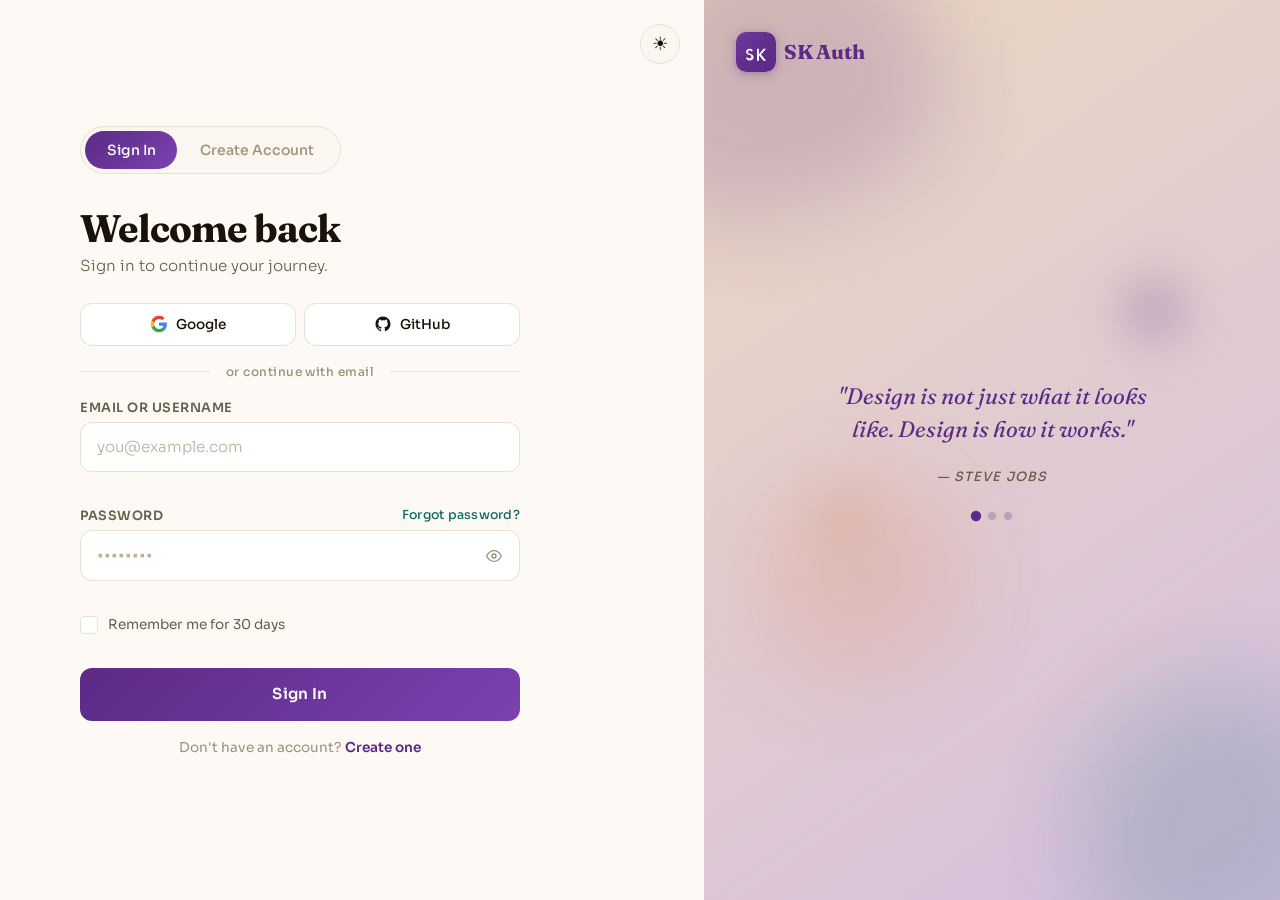
<file: index.html>
<!DOCTYPE html>
<html lang="en" data-theme="light">
<head>
  <meta charset="UTF-8" />
  <meta name="viewport" content="width=device-width, initial-scale=1.0" />
  <meta name="description" content="SK Auth — Secure Authentication Experience. A premium, responsive authentication interface built with HTML, CSS, and JavaScript." />
  <title>SK Auth — Sign In</title>

  <!-- Inline SVG favicon -->
  <link rel="icon" type="image/svg+xml" href="data:image/svg+xml,%3Csvg xmlns='http://www.w3.org/2000/svg' viewBox='0 0 32 32'%3E%3Crect width='32' height='32' rx='8' fill='%235B2A86'/%3E%3Ctext x='16' y='22' font-family='Georgia,serif' font-weight='700' font-size='14' fill='white' text-anchor='middle'%3ESK%3C/text%3E%3C/svg%3E" />

  <!-- Google Fonts: Fraunces (serif display) + Sora (geometric sans) -->
  <link rel="preconnect" href="https://fonts.googleapis.com" />
  <link rel="preconnect" href="https://fonts.gstatic.com" crossorigin />
  <link href="https://fonts.googleapis.com/css2?family=Fraunces:ital,opsz,wght@0,9..144,300;0,9..144,500;0,9..144,700;1,9..144,400&family=Sora:wght@300;400;500;600&display=swap" rel="stylesheet" />

  <!-- Bootstrap 5 (grid + utilities only) -->
  <link rel="stylesheet" href="https://cdn.jsdelivr.net/npm/bootstrap@5.3.3/dist/css/bootstrap.min.css" />

  <!-- Custom styles -->
  <link rel="stylesheet" href="styles.css" />
</head>
<body>

  <!-- ════════════════════════════════════════════════
       TOAST CONTAINER
  ════════════════════════════════════════════════ -->
  <div id="toast-container" role="region" aria-live="polite" aria-label="Notifications"></div>

  <!-- ════════════════════════════════════════════════
       CANVAS — particle burst (success confetti)
  ════════════════════════════════════════════════ -->
  <canvas id="confetti-canvas" aria-hidden="true"></canvas>

  <!-- ════════════════════════════════════════════════
       MAIN WRAPPER
  ════════════════════════════════════════════════ -->
  <div class="auth-wrapper" id="auth-wrapper">

    <!-- ── DECORATIVE PANEL (right 45%) ─────────── -->
    <aside class="deco-panel" aria-hidden="true">
      <!-- Animated blob shapes -->
      <div class="blob blob-1"></div>
      <div class="blob blob-2"></div>
      <div class="blob blob-3"></div>
      <div class="orb orb-1"></div>
      <div class="orb orb-2"></div>

      <!-- SK Auth Logo inside deco panel -->
      <div class="deco-brand">
        <div class="sk-logo" aria-label="SK Auth logo">
          <svg viewBox="0 0 40 40" fill="none" xmlns="http://www.w3.org/2000/svg" aria-hidden="true">
            <rect width="40" height="40" rx="10" fill="#5B2A86"/>
            <rect width="40" height="40" rx="10" fill="url(#lg1)" opacity="0.7"/>
            <!-- S -->
            <path d="M10 26.5c.8 1.2 2.2 2 3.8 2 2.2 0 3.8-1.4 3.8-3.2 0-1.6-1-2.6-2.8-3.2l-1.2-.4C12.4 21.3 12 20.8 12 20.1c0-.9.7-1.5 1.6-1.5.8 0 1.5.4 2 1l1.4-1.4c-.8-.9-2-1.5-3.4-1.5-2 0-3.5 1.3-3.5 3 0 1.5 1 2.5 2.6 3l1.2.4c1 .4 1.4.9 1.4 1.6 0 1-.8 1.7-1.9 1.7-1 0-1.9-.5-2.5-1.3L10 26.5z" fill="white"/>
            <!-- K -->
            <path d="M21 16.8h2v5.4l4.5-5.4H30l-5 5.8 5.2 6.2h-2.6l-4.6-5.6v5.6h-2V16.8z" fill="white"/>
            <defs>
              <linearGradient id="lg1" x1="0" y1="0" x2="40" y2="40" gradientUnits="userSpaceOnUse">
                <stop stop-color="#7B42B0"/>
                <stop offset="1" stop-color="#5B2A86" stop-opacity="0"/>
              </linearGradient>
            </defs>
          </svg>
        </div>
        <span class="brand-name">SK Auth</span>
      </div>

      <!-- Rotating feature carousel -->
      <div class="feature-carousel" id="feature-carousel">
        <div class="feature-slide active">
          <blockquote class="feature-quote">
            "Design is not just what it looks like. Design is how it works."
          </blockquote>
          <cite class="feature-author">— Steve Jobs</cite>
        </div>
        <div class="feature-slide">
          <blockquote class="feature-quote">
            "Simplicity is the ultimate sophistication — and the highest form of elegance."
          </blockquote>
          <cite class="feature-author">— Leonardo da Vinci</cite>
        </div>
        <div class="feature-slide">
          <blockquote class="feature-quote">
            "Good design is obvious. Great design is transparent."
          </blockquote>
          <cite class="feature-author">— Joe Sparano</cite>
        </div>
      </div>

      <!-- Carousel dots -->
      <div class="carousel-dots" id="carousel-dots">
        <button class="dot active" data-index="0" aria-label="Slide 1"></button>
        <button class="dot" data-index="1" aria-label="Slide 2"></button>
        <button class="dot" data-index="2" aria-label="Slide 3"></button>
      </div>
    </aside>

    <!-- ── MOBILE TOP BANNER (collapses deco panel) ─ -->
    <div class="mobile-banner" aria-hidden="true">
      <div class="blob blob-m1"></div>
      <div class="blob blob-m2"></div>
      <div class="mobile-brand">
        <div class="sk-logo sk-logo--sm" aria-label="SK Auth logo">
          <svg viewBox="0 0 40 40" fill="none" xmlns="http://www.w3.org/2000/svg" aria-hidden="true">
            <rect width="40" height="40" rx="10" fill="#5B2A86"/>
            <rect width="40" height="40" rx="10" fill="url(#lg2)" opacity="0.7"/>
            <path d="M10 26.5c.8 1.2 2.2 2 3.8 2 2.2 0 3.8-1.4 3.8-3.2 0-1.6-1-2.6-2.8-3.2l-1.2-.4C12.4 21.3 12 20.8 12 20.1c0-.9.7-1.5 1.6-1.5.8 0 1.5.4 2 1l1.4-1.4c-.8-.9-2-1.5-3.4-1.5-2 0-3.5 1.3-3.5 3 0 1.5 1 2.5 2.6 3l1.2.4c1 .4 1.4.9 1.4 1.6 0 1-.8 1.7-1.9 1.7-1 0-1.9-.5-2.5-1.3L10 26.5z" fill="white"/>
            <path d="M21 16.8h2v5.4l4.5-5.4H30l-5 5.8 5.2 6.2h-2.6l-4.6-5.6v5.6h-2V16.8z" fill="white"/>
            <defs>
              <linearGradient id="lg2" x1="0" y1="0" x2="40" y2="40" gradientUnits="userSpaceOnUse">
                <stop stop-color="#7B42B0"/>
                <stop offset="1" stop-color="#5B2A86" stop-opacity="0"/>
              </linearGradient>
            </defs>
          </svg>
        </div>
        <span class="brand-name">SK Auth</span>
      </div>
    </div>

    <!-- ── FORM PANEL (left 55%) ─────────────────── -->
    <main class="form-panel" id="form-panel">

      <!-- Theme toggle -->
      <button
        class="theme-toggle"
        id="theme-toggle"
        aria-label="Toggle dark/light theme"
        title="Toggle theme"
      >
        <span class="toggle-icon" id="toggle-icon">☀</span>
      </button>

      <!-- ── TAB SWITCHER ───────────────────────── -->
      <div class="auth-tabs" role="tablist" aria-label="Authentication mode">
        <button
          class="auth-tab active"
          id="tab-login"
          role="tab"
          aria-selected="true"
          aria-controls="panel-login"
          tabindex="0"
        >Sign In</button>
        <button
          class="auth-tab"
          id="tab-register"
          role="tab"
          aria-selected="false"
          aria-controls="panel-register"
          tabindex="-1"
        >Create Account</button>
        <span class="tab-indicator" id="tab-indicator"></span>
      </div>

      <!-- ════════════════════════════════════════
           LOGIN PANEL
      ════════════════════════════════════════ -->
      <section
        class="auth-panel active"
        id="panel-login"
        role="tabpanel"
        aria-labelledby="tab-login"
      >
        <header class="panel-header">
          <h1 class="panel-title">Welcome back</h1>
          <p class="panel-subtitle">Sign in to continue your journey.</p>
        </header>

        <!-- Social login row -->
        <div class="social-row" aria-label="Social sign-in options">
          <button class="social-btn" id="btn-google-login" type="button" aria-label="Sign in with Google">
            <svg width="18" height="18" viewBox="0 0 24 24" fill="none" aria-hidden="true">
              <path d="M22.56 12.25c0-.78-.07-1.53-.2-2.25H12v4.26h5.92c-.26 1.37-1.04 2.53-2.21 3.31v2.77h3.57c2.08-1.92 3.28-4.74 3.28-8.09z" fill="#4285F4"/>
              <path d="M12 23c2.97 0 5.46-.98 7.28-2.66l-3.57-2.77c-.98.66-2.23 1.06-3.71 1.06-2.86 0-5.29-1.93-6.16-4.53H2.18v2.84C3.99 20.53 7.7 23 12 23z" fill="#34A853"/>
              <path d="M5.84 14.09c-.22-.66-.35-1.36-.35-2.09s.13-1.43.35-2.09V7.07H2.18C1.43 8.55 1 10.22 1 12s.43 3.45 1.18 4.93l2.85-2.22.81-.62z" fill="#FBBC05"/>
              <path d="M12 5.38c1.62 0 3.06.56 4.21 1.64l3.15-3.15C17.45 2.09 14.97 1 12 1 7.7 1 3.99 3.47 2.18 7.07l3.66 2.84c.87-2.6 3.3-4.53 6.16-4.53z" fill="#EA4335"/>
            </svg>
            Google
          </button>
          <button class="social-btn" id="btn-github-login" type="button" aria-label="Sign in with GitHub">
            <svg width="18" height="18" viewBox="0 0 24 24" fill="currentColor" aria-hidden="true">
              <path d="M12 2C6.477 2 2 6.484 2 12.017c0 4.425 2.865 8.18 6.839 9.504.5.092.682-.217.682-.483 0-.237-.008-.868-.013-1.703-2.782.605-3.369-1.343-3.369-1.343-.454-1.158-1.11-1.466-1.11-1.466-.908-.62.069-.608.069-.608 1.003.07 1.531 1.032 1.531 1.032.892 1.53 2.341 1.088 2.91.832.092-.647.35-1.088.636-1.338-2.22-.253-4.555-1.113-4.555-4.951 0-1.093.39-1.988 1.029-2.688-.103-.253-.446-1.272.098-2.65 0 0 .84-.27 2.75 1.026A9.564 9.564 0 0112 6.844c.85.004 1.705.115 2.504.337 1.909-1.296 2.747-1.027 2.747-1.027.546 1.379.202 2.398.1 2.651.64.7 1.028 1.595 1.028 2.688 0 3.848-2.339 4.695-4.566 4.943.359.309.678.92.678 1.855 0 1.338-.012 2.419-.012 2.747 0 .268.18.58.688.482A10.019 10.019 0 0022 12.017C22 6.484 17.522 2 12 2z"/>
            </svg>
            GitHub
          </button>
        </div>

        <div class="divider"><span>or continue with email</span></div>

        <!-- Login form -->
        <form id="form-login" novalidate autocomplete="on">
          <fieldset>
            <legend class="visually-hidden">Login credentials</legend>

            <!-- Email/Username -->
            <div class="field-group" id="fg-login-email">
              <label class="field-label" for="login-email">Email or username</label>
              <div class="field-wrap">
                <input
                  type="text"
                  id="login-email"
                  name="email"
                  class="field-input"
                  autocomplete="email"
                  placeholder="you@example.com"
                  aria-describedby="login-email-error"
                  aria-required="true"
                />
                <span class="field-icon field-status" aria-hidden="true"></span>
              </div>
              <span class="field-error" id="login-email-error" role="alert" aria-live="assertive"></span>
            </div>

            <!-- Password -->
            <div class="field-group" id="fg-login-password">
              <div class="field-label-row">
                <label class="field-label" for="login-password">Password</label>
                <a href="#" class="forgot-link" id="forgot-link" tabindex="0">Forgot password?</a>
              </div>
              <div class="field-wrap">
                <input
                  type="password"
                  id="login-password"
                  name="password"
                  class="field-input"
                  autocomplete="current-password"
                  placeholder="••••••••"
                  aria-describedby="login-password-error login-caps-warn"
                  aria-required="true"
                />
                <button type="button" class="toggle-pw" aria-label="Show password" data-target="login-password">
                  <svg class="eye-icon" viewBox="0 0 24 24" fill="none" stroke="currentColor" stroke-width="2" aria-hidden="true"><path d="M1 12s4-8 11-8 11 8 11 8-4 8-11 8-11-8-11-8z"/><circle cx="12" cy="12" r="3"/></svg>
                  <svg class="eye-off-icon" viewBox="0 0 24 24" fill="none" stroke="currentColor" stroke-width="2" aria-hidden="true" style="display:none"><path d="M17.94 17.94A10.07 10.07 0 0112 20c-7 0-11-8-11-8a18.45 18.45 0 015.06-5.94M9.9 4.24A9.12 9.12 0 0112 4c7 0 11 8 11 8a18.5 18.5 0 01-2.16 3.19m-6.72-1.07a3 3 0 11-4.24-4.24"/><line x1="1" y1="1" x2="23" y2="23"/></svg>
                </button>
              </div>
              <span class="caps-warn" id="login-caps-warn" role="alert" aria-live="polite" style="display:none">⇪ Caps Lock is on</span>
              <span class="field-error" id="login-password-error" role="alert" aria-live="assertive"></span>
            </div>

            <!-- Remember me -->
            <div class="remember-row">
              <label class="custom-check" for="remember-me">
                <input type="checkbox" id="remember-me" name="remember" />
                <span class="check-box" aria-hidden="true"></span>
                <span class="check-label">Remember me for 30 days</span>
              </label>
            </div>

          </fieldset>

          <!-- Submit button -->
          <button type="submit" class="btn-primary" id="btn-login-submit" aria-label="Sign in">
            <span class="btn-label">Sign In</span>
            <span class="btn-spinner" aria-hidden="true"></span>
            <span class="btn-check" aria-hidden="true">✓</span>
          </button>

          <p class="switch-link">
            Don't have an account?
            <a href="#" id="switch-to-register" tabindex="0">Create one</a>
          </p>
        </form>
      </section>

      <!-- ════════════════════════════════════════
           REGISTER PANEL
      ════════════════════════════════════════ -->
      <section
        class="auth-panel"
        id="panel-register"
        role="tabpanel"
        aria-labelledby="tab-register"
        hidden
      >
        <header class="panel-header">
          <h1 class="panel-title">Create account</h1>
          <p class="panel-subtitle">Join the SK Auth community.</p>
        </header>

        <!-- Form completion ring -->
        <div class="progress-ring-wrap" aria-label="Form completion progress">
          <svg class="progress-ring" viewBox="0 0 56 56" aria-hidden="true">
            <circle class="progress-ring-bg" cx="28" cy="28" r="22" />
            <circle class="progress-ring-fill" id="progress-fill" cx="28" cy="28" r="22" />
          </svg>
          <span class="progress-pct" id="progress-pct">0%</span>
        </div>

        <!-- Social login row -->
        <div class="social-row" aria-label="Social sign-up options">
          <button class="social-btn" id="btn-google-reg" type="button" aria-label="Sign up with Google">
            <svg width="18" height="18" viewBox="0 0 24 24" fill="none" aria-hidden="true">
              <path d="M22.56 12.25c0-.78-.07-1.53-.2-2.25H12v4.26h5.92c-.26 1.37-1.04 2.53-2.21 3.31v2.77h3.57c2.08-1.92 3.28-4.74 3.28-8.09z" fill="#4285F4"/>
              <path d="M12 23c2.97 0 5.46-.98 7.28-2.66l-3.57-2.77c-.98.66-2.23 1.06-3.71 1.06-2.86 0-5.29-1.93-6.16-4.53H2.18v2.84C3.99 20.53 7.7 23 12 23z" fill="#34A853"/>
              <path d="M5.84 14.09c-.22-.66-.35-1.36-.35-2.09s.13-1.43.35-2.09V7.07H2.18C1.43 8.55 1 10.22 1 12s.43 3.45 1.18 4.93l2.85-2.22.81-.62z" fill="#FBBC05"/>
              <path d="M12 5.38c1.62 0 3.06.56 4.21 1.64l3.15-3.15C17.45 2.09 14.97 1 12 1 7.7 1 3.99 3.47 2.18 7.07l3.66 2.84c.87-2.6 3.3-4.53 6.16-4.53z" fill="#EA4335"/>
            </svg>
            Google
          </button>
          <button class="social-btn" id="btn-github-reg" type="button" aria-label="Sign up with GitHub">
            <svg width="18" height="18" viewBox="0 0 24 24" fill="currentColor" aria-hidden="true">
              <path d="M12 2C6.477 2 2 6.484 2 12.017c0 4.425 2.865 8.18 6.839 9.504.5.092.682-.217.682-.483 0-.237-.008-.868-.013-1.703-2.782.605-3.369-1.343-3.369-1.343-.454-1.158-1.11-1.466-1.11-1.466-.908-.62.069-.608.069-.608 1.003.07 1.531 1.032 1.531 1.032.892 1.53 2.341 1.088 2.91.832.092-.647.35-1.088.636-1.338-2.22-.253-4.555-1.113-4.555-4.951 0-1.093.39-1.988 1.029-2.688-.103-.253-.446-1.272.098-2.65 0 0 .84-.27 2.75 1.026A9.564 9.564 0 0112 6.844c.85.004 1.705.115 2.504.337 1.909-1.296 2.747-1.027 2.747-1.027.546 1.379.202 2.398.1 2.651.64.7 1.028 1.595 1.028 2.688 0 3.848-2.339 4.695-4.566 4.943.359.309.678.92.678 1.855 0 1.338-.012 2.419-.012 2.747 0 .268.18.58.688.482A10.019 10.019 0 0022 12.017C22 6.484 17.522 2 12 2z"/>
            </svg>
            GitHub
          </button>
        </div>

        <div class="divider"><span>or fill in the form</span></div>

        <!-- Register form -->
        <form id="form-register" novalidate autocomplete="on">
          <fieldset>
            <legend class="visually-hidden">Account details</legend>

            <!-- Full name -->
            <div class="field-group" id="fg-reg-name">
              <label class="field-label" for="reg-name">Full name</label>
              <div class="field-wrap">
                <input
                  type="text"
                  id="reg-name"
                  name="name"
                  class="field-input"
                  autocomplete="name"
                  placeholder="Ada Lovelace"
                  aria-describedby="reg-name-error"
                  aria-required="true"
                />
                <span class="field-icon field-status" aria-hidden="true"></span>
              </div>
              <span class="field-error" id="reg-name-error" role="alert" aria-live="assertive"></span>
            </div>

            <!-- Email -->
            <div class="field-group" id="fg-reg-email">
              <label class="field-label" for="reg-email">Email address</label>
              <div class="field-wrap">
                <input
                  type="email"
                  id="reg-email"
                  name="email"
                  class="field-input"
                  autocomplete="email"
                  placeholder="ada@example.com"
                  aria-describedby="reg-email-error"
                  aria-required="true"
                />
                <span class="field-icon field-status" aria-hidden="true"></span>
              </div>
              <span class="field-error" id="reg-email-error" role="alert" aria-live="assertive"></span>
            </div>

            <!-- Phone -->
            <div class="field-group" id="fg-reg-phone">
              <label class="field-label" for="reg-phone">Phone number</label>
              <div class="field-wrap phone-wrap">
                <button type="button" class="country-code-btn" id="country-code-btn" aria-label="Select country code" aria-expanded="false" aria-haspopup="listbox">
                  <span id="cc-flag">🇺🇸</span>
                  <span id="cc-code">+1</span>
                  <svg width="12" height="12" viewBox="0 0 12 12" fill="none" aria-hidden="true"><path d="M2 4l4 4 4-4" stroke="currentColor" stroke-width="1.5" stroke-linecap="round" stroke-linejoin="round"/></svg>
                </button>
                <div class="country-dropdown" id="country-dropdown" role="listbox" aria-label="Country codes" hidden>
                  <div class="cc-search-wrap"><input type="text" id="cc-search" class="cc-search" placeholder="Search country…" aria-label="Search country codes" /></div>
                  <ul class="cc-list" id="cc-list"></ul>
                </div>
                <input
                  type="tel"
                  id="reg-phone"
                  name="phone"
                  class="field-input phone-input"
                  autocomplete="tel"
                  placeholder="(555) 000-0000"
                  aria-describedby="reg-phone-error"
                  aria-required="true"
                />
                <span class="field-icon field-status" aria-hidden="true"></span>
              </div>
              <span class="field-error" id="reg-phone-error" role="alert" aria-live="assertive"></span>
            </div>

            <!-- Password -->
            <div class="field-group" id="fg-reg-password">
              <label class="field-label" for="reg-password">Password</label>
              <div class="field-wrap">
                <input
                  type="password"
                  id="reg-password"
                  name="password"
                  class="field-input"
                  autocomplete="new-password"
                  placeholder="••••••••"
                  aria-describedby="reg-password-error reg-caps-warn pw-strength-desc"
                  aria-required="true"
                />
                <button type="button" class="toggle-pw" aria-label="Show password" data-target="reg-password">
                  <svg class="eye-icon" viewBox="0 0 24 24" fill="none" stroke="currentColor" stroke-width="2" aria-hidden="true"><path d="M1 12s4-8 11-8 11 8 11 8-4 8-11 8-11-8-11-8z"/><circle cx="12" cy="12" r="3"/></svg>
                  <svg class="eye-off-icon" viewBox="0 0 24 24" fill="none" stroke="currentColor" stroke-width="2" aria-hidden="true" style="display:none"><path d="M17.94 17.94A10.07 10.07 0 0112 20c-7 0-11-8-11-8a18.45 18.45 0 015.06-5.94M9.9 4.24A9.12 9.12 0 0112 4c7 0 11 8 11 8a18.5 18.5 0 01-2.16 3.19m-6.72-1.07a3 3 0 11-4.24-4.24"/><line x1="1" y1="1" x2="23" y2="23"/></svg>
                </button>
              </div>
              <span class="caps-warn" id="reg-caps-warn" role="alert" aria-live="polite" style="display:none">⇪ Caps Lock is on</span>
              <span class="field-error" id="reg-password-error" role="alert" aria-live="assertive"></span>

              <!-- Password strength meter -->
              <div class="pw-strength" id="pw-strength" aria-hidden="true">
                <div class="strength-bar-wrap">
                  <div class="strength-seg" id="seg-0"></div>
                  <div class="strength-seg" id="seg-1"></div>
                  <div class="strength-seg" id="seg-2"></div>
                  <div class="strength-seg" id="seg-3"></div>
                </div>
                <div class="strength-meta">
                  <span class="strength-label" id="strength-label">—</span>
                  <span class="strength-tip" id="strength-tip"></span>
                </div>
              </div>
              <span class="visually-hidden" id="pw-strength-desc" aria-live="polite"></span>
            </div>

            <!-- Confirm password -->
            <div class="field-group" id="fg-reg-confirm">
              <label class="field-label" for="reg-confirm">Confirm password</label>
              <div class="field-wrap">
                <input
                  type="password"
                  id="reg-confirm"
                  name="confirm"
                  class="field-input"
                  autocomplete="new-password"
                  placeholder="••••••••"
                  aria-describedby="reg-confirm-error"
                  aria-required="true"
                />
                <button type="button" class="toggle-pw" aria-label="Show confirm password" data-target="reg-confirm">
                  <svg class="eye-icon" viewBox="0 0 24 24" fill="none" stroke="currentColor" stroke-width="2" aria-hidden="true"><path d="M1 12s4-8 11-8 11 8 11 8-4 8-11 8-11-8-11-8z"/><circle cx="12" cy="12" r="3"/></svg>
                  <svg class="eye-off-icon" viewBox="0 0 24 24" fill="none" stroke="currentColor" stroke-width="2" aria-hidden="true" style="display:none"><path d="M17.94 17.94A10.07 10.07 0 0112 20c-7 0-11-8-11-8a18.45 18.45 0 015.06-5.94M9.9 4.24A9.12 9.12 0 0112 4c7 0 11 8 11 8a18.5 18.5 0 01-2.16 3.19m-6.72-1.07a3 3 0 11-4.24-4.24"/><line x1="1" y1="1" x2="23" y2="23"/></svg>
                </button>
                <span class="match-icon" id="match-icon" aria-hidden="true"></span>
              </div>
              <span class="field-error" id="reg-confirm-error" role="alert" aria-live="assertive"></span>
            </div>

          </fieldset>

          <button type="submit" class="btn-primary" id="btn-register-submit" aria-label="Create account">
            <span class="btn-label">Create Account</span>
            <span class="btn-spinner" aria-hidden="true"></span>
            <span class="btn-check" aria-hidden="true">✓</span>
          </button>

          <p class="switch-link">
            Already have an account?
            <a href="#" id="switch-to-login" tabindex="0">Sign in</a>
          </p>
        </form>
      </section>

    </main>
  </div><!-- /.auth-wrapper -->

  <!-- ════════════════════════════════════════════════
       SUCCESS OVERLAY — shown after auth completes
  ════════════════════════════════════════════════ -->
  <div id="success-overlay" class="success-overlay" role="dialog" aria-modal="true" aria-labelledby="success-title" hidden>
    <div class="success-card">
      <!-- Animated success circle with SVG checkmark draw -->
      <div class="success-anim" aria-hidden="true">
        <svg class="success-circle-svg" viewBox="0 0 80 80" fill="none">
          <circle class="success-circle-bg" cx="40" cy="40" r="36" />
          <circle class="success-circle-ring" cx="40" cy="40" r="36" />
          <polyline class="success-check" points="24,42 35,53 56,30" />
        </svg>
      </div>
      <h2 class="success-title" id="success-title">Success!</h2>
      <p class="success-msg" id="success-msg">You are being redirected…</p>
      <div class="success-progress-bar"><div class="success-progress-fill" id="success-bar"></div></div>
    </div>
  </div>

  <!-- Bootstrap JS (bundle) — used for utility purposes only -->
  <script src="https://cdn.jsdelivr.net/npm/bootstrap@5.3.3/dist/js/bootstrap.bundle.min.js"></script>
  <!-- Custom script -->
  <script src="script.js"></script>
</body>
</html>
</file>
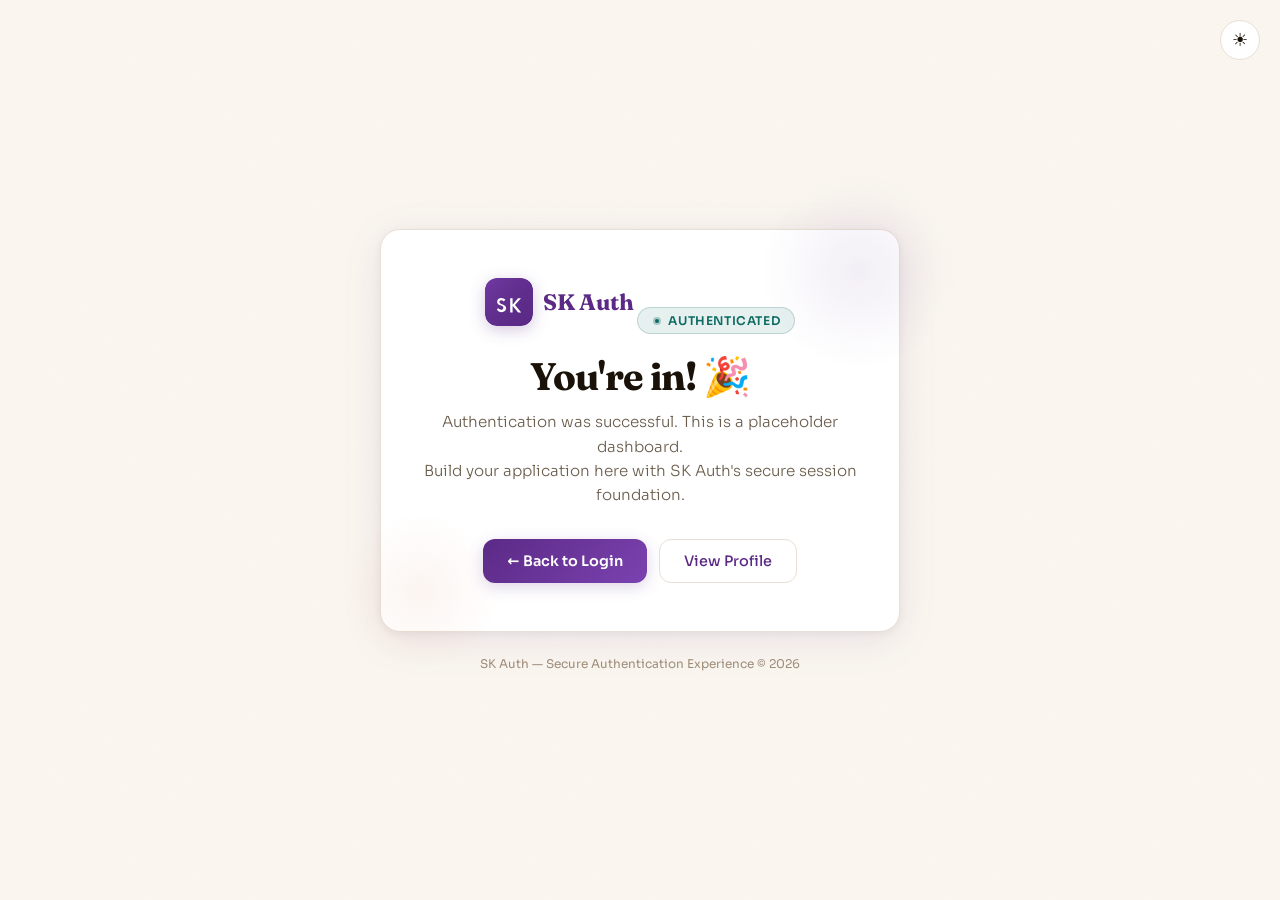
<file: dashboard.html>
<!DOCTYPE html>
<html lang="en" data-theme="light">
<head>
  <meta charset="UTF-8" />
  <meta name="viewport" content="width=device-width, initial-scale=1.0" />
  <meta name="description" content="SK Auth — Dashboard. You have been securely authenticated." />
  <title>SK Auth — Dashboard</title>

  <!-- Inline SVG Favicon -->
  <link rel="icon" type="image/svg+xml" href="data:image/svg+xml,%3Csvg xmlns='http://www.w3.org/2000/svg' viewBox='0 0 32 32'%3E%3Crect width='32' height='32' rx='8' fill='%235B2A86'/%3E%3Ctext x='16' y='22' font-family='Georgia,serif' font-weight='700' font-size='14' fill='white' text-anchor='middle'%3ESK%3C/text%3E%3C/svg%3E" />

  <!-- Google Fonts -->
  <link rel="preconnect" href="https://fonts.googleapis.com" />
  <link rel="preconnect" href="https://fonts.gstatic.com" crossorigin />
  <link href="https://fonts.googleapis.com/css2?family=Fraunces:ital,opsz,wght@0,9..144,300;0,9..144,700;1,9..144,400&family=Sora:wght@300;400;500;600&display=swap" rel="stylesheet" />

  <style>
    /* ── Design tokens (mirror index) ── */
    :root {
      --color-violet:       #5B2A86;
      --color-violet-light: #7B42B0;
      --color-teal:         #0F6B63;
      --color-teal-light:   #1A8C82;
      --color-amber:        #D97B4F;
      --color-bg:           #FBF7F0;
      --color-bg-card:      #FDFAF5;
      --color-surface:      #FFFFFF;
      --color-border:       #E8E0D4;
      --color-text-primary: #1A1209;
      --color-text-secondary:#6B5E4D;
      --color-text-muted:   #A08F7A;
      --deco-bg-start:      #EDD9C0;
      --deco-bg-end:        #D4BEE0;
      --font-display:       'Fraunces', Georgia, serif;
      --font-body:          'Sora', system-ui, sans-serif;
      --radius-md:          12px;
      --radius-lg:          20px;
      --radius-full:        9999px;
      --transition-normal:  260ms cubic-bezier(0.4,0,0.2,1);
      --transition-spring:  380ms cubic-bezier(0.175,0.885,0.32,1.275);
    }

    [data-theme="dark"] {
      --color-bg:            #1A1028;
      --color-bg-card:       #211535;
      --color-surface:       #2A1D42;
      --color-border:        #3D2D5C;
      --color-text-primary:  #F0EAF8;
      --color-text-secondary:#A89BC0;
      --color-text-muted:    #6E5F88;
      --deco-bg-start:       #2D1848;
      --deco-bg-end:         #1A2C3A;
    }

    *, *::before, *::after { box-sizing: border-box; margin: 0; padding: 0; }

    body {
      font-family: var(--font-body);
      background: var(--color-bg);
      color: var(--color-text-primary);
      min-height: 100vh;
      display: flex;
      flex-direction: column;
      align-items: center;
      justify-content: center;
      padding: 24px;
      transition: background 0.4s, color 0.4s;
      background-image: url("data:image/svg+xml,%3Csvg xmlns='http://www.w3.org/2000/svg' width='400' height='400'%3E%3Cfilter id='noise'%3E%3CfeTurbulence type='fractalNoise' baseFrequency='0.65' numOctaves='3' stitchTiles='stitch'/%3E%3CfeColorMatrix type='saturate' values='0'/%3E%3C/filter%3E%3Crect width='400' height='400' filter='url(%23noise)' opacity='0.03'/%3E%3C/svg%3E");
      animation: pageIn 0.5s ease both;
    }

    @keyframes pageIn {
      from { opacity: 0; transform: translateY(16px); }
      to   { opacity: 1; transform: translateY(0); }
    }

    /* ── Dashboard card ── */
    .dash-card {
      background: var(--color-surface);
      border: 1px solid var(--color-border);
      border-radius: var(--radius-lg);
      padding: 48px 40px;
      max-width: 520px;
      width: 100%;
      text-align: center;
      box-shadow: 0 8px 40px rgba(91,42,134,0.10), 0 2px 8px rgba(0,0,0,0.05);
      position: relative;
    }

    /* ── Logo ── */
    .dash-logo {
      display: inline-flex;
      align-items: center;
      gap: 10px;
      margin-bottom: 28px;
      text-decoration: none;
    }

    .dash-logo-mark {
      width: 48px; height: 48px;
      border-radius: 12px;
      overflow: hidden;
      box-shadow: 0 4px 16px rgba(91,42,134,0.25);
      flex-shrink: 0;
    }

    .dash-logo-mark svg { display: block; width: 100%; height: 100%; }

    .dash-logo-text {
      font-family: var(--font-display);
      font-size: 1.4rem;
      font-weight: 700;
      color: var(--color-violet);
      letter-spacing: -0.01em;
    }

    /* ── Greeting badge ── */
    .dash-badge {
      display: inline-flex;
      align-items: center;
      gap: 6px;
      padding: 5px 14px;
      background: rgba(15,107,99,0.10);
      border: 1px solid rgba(15,107,99,0.20);
      border-radius: var(--radius-full);
      font-size: 0.75rem;
      font-weight: 600;
      color: var(--color-teal);
      letter-spacing: 0.05em;
      text-transform: uppercase;
      margin-bottom: 20px;
    }

    /* ── Headline ── */
    .dash-title {
      font-family: var(--font-display);
      font-size: clamp(1.8rem, 4vw, 2.4rem);
      font-weight: 700;
      color: var(--color-text-primary);
      line-height: 1.15;
      letter-spacing: -0.025em;
      margin-bottom: 12px;
    }

    .dash-subtitle {
      font-size: 0.95rem;
      color: var(--color-text-secondary);
      font-weight: 300;
      line-height: 1.6;
      margin-bottom: 32px;
    }

    /* ── Action buttons ── */
    .dash-actions {
      display: flex;
      gap: 12px;
      flex-wrap: wrap;
      justify-content: center;
    }

    .btn-dash-primary {
      display: inline-flex;
      align-items: center;
      gap: 8px;
      padding: 12px 24px;
      background: linear-gradient(135deg, var(--color-violet) 0%, var(--color-violet-light) 100%);
      color: #fff;
      border: none;
      border-radius: var(--radius-md);
      font-family: var(--font-body);
      font-size: 0.9rem;
      font-weight: 600;
      cursor: pointer;
      text-decoration: none;
      transition: transform var(--transition-spring), box-shadow var(--transition-normal);
      box-shadow: 0 4px 16px rgba(91,42,134,0.20);
    }

    .btn-dash-primary:hover {
      transform: translateY(-2px) scale(1.02);
      box-shadow: 0 8px 24px rgba(91,42,134,0.30);
    }

    .btn-dash-secondary {
      display: inline-flex;
      align-items: center;
      gap: 8px;
      padding: 12px 24px;
      background: transparent;
      color: var(--color-violet);
      border: 1.5px solid var(--color-border);
      border-radius: var(--radius-md);
      font-family: var(--font-body);
      font-size: 0.9rem;
      font-weight: 500;
      cursor: pointer;
      text-decoration: none;
      transition: border-color var(--transition-normal), background var(--transition-normal), transform var(--transition-spring);
    }

    .btn-dash-secondary:hover {
      border-color: var(--color-violet);
      background: rgba(91,42,134,0.05);
      transform: translateY(-1px);
    }

    /* ── Decorative blob bg ── */
    .dash-card::before {
      content: '';
      position: absolute;
      top: -60px; right: -60px;
      width: 200px; height: 200px;
      background: radial-gradient(circle, rgba(91,42,134,0.08) 0%, transparent 70%);
      border-radius: 50%;
      pointer-events: none;
    }

    .dash-card::after {
      content: '';
      position: absolute;
      bottom: -40px; left: -40px;
      width: 160px; height: 160px;
      background: radial-gradient(circle, rgba(217,123,79,0.08) 0%, transparent 70%);
      border-radius: 50%;
      pointer-events: none;
    }

    /* ── Theme toggle ── */
    .dash-theme-toggle {
      position: fixed;
      top: 20px; right: 20px;
      width: 40px; height: 40px;
      border-radius: 50%;
      background: var(--color-surface);
      border: 1.5px solid var(--color-border);
      display: flex; align-items: center; justify-content: center;
      font-size: 1.1rem;
      cursor: pointer;
      color: var(--color-text-primary);
      transition: background var(--transition-normal), border-color var(--transition-normal), transform var(--transition-spring);
      z-index: 100;
    }

    .dash-theme-toggle:hover {
      border-color: var(--color-violet);
      transform: scale(1.1) rotate(15deg);
    }

    /* ── Footer note ── */
    .dash-footer {
      margin-top: 24px;
      font-size: 0.75rem;
      color: var(--color-text-muted);
    }
  </style>
</head>
<body>

  <!-- Theme toggle -->
  <button class="dash-theme-toggle" id="dash-theme-toggle" aria-label="Toggle theme" title="Toggle theme">☀</button>

  <!-- Dashboard card -->
  <div class="dash-card" role="main">

    <!-- SK Auth Logo -->
    <a class="dash-logo" href="index.html" aria-label="SK Auth — back to login">
      <div class="dash-logo-mark">
        <svg viewBox="0 0 40 40" fill="none" xmlns="http://www.w3.org/2000/svg" aria-hidden="true">
          <rect width="40" height="40" rx="10" fill="#5B2A86"/>
          <rect width="40" height="40" rx="10" fill="url(#dlg)" opacity="0.7"/>
          <path d="M10 26.5c.8 1.2 2.2 2 3.8 2 2.2 0 3.8-1.4 3.8-3.2 0-1.6-1-2.6-2.8-3.2l-1.2-.4C12.4 21.3 12 20.8 12 20.1c0-.9.7-1.5 1.6-1.5.8 0 1.5.4 2 1l1.4-1.4c-.8-.9-2-1.5-3.4-1.5-2 0-3.5 1.3-3.5 3 0 1.5 1 2.5 2.6 3l1.2.4c1 .4 1.4.9 1.4 1.6 0 1-.8 1.7-1.9 1.7-1 0-1.9-.5-2.5-1.3L10 26.5z" fill="white"/>
          <path d="M21 16.8h2v5.4l4.5-5.4H30l-5 5.8 5.2 6.2h-2.6l-4.6-5.6v5.6h-2V16.8z" fill="white"/>
          <defs>
            <linearGradient id="dlg" x1="0" y1="0" x2="40" y2="40" gradientUnits="userSpaceOnUse">
              <stop stop-color="#7B42B0"/>
              <stop offset="1" stop-color="#5B2A86" stop-opacity="0"/>
            </linearGradient>
          </defs>
        </svg>
      </div>
      <span class="dash-logo-text">SK Auth</span>
    </a>

    <!-- Authenticated badge -->
    <div class="dash-badge">
      <svg width="10" height="10" viewBox="0 0 10 10" fill="none" aria-hidden="true">
        <circle cx="5" cy="5" r="4" fill="currentColor" opacity="0.3"/>
        <circle cx="5" cy="5" r="2" fill="currentColor"/>
      </svg>
      Authenticated
    </div>

    <h1 class="dash-title">You're in! 🎉</h1>
    <p class="dash-subtitle">
      Authentication was successful. This is a placeholder dashboard.<br/>
      Build your application here with SK Auth's secure session foundation.
    </p>

    <div class="dash-actions">
      <a href="index.html" class="btn-dash-primary">
        ← Back to Login
      </a>
      <button class="btn-dash-secondary" onclick="alert('Profile settings coming soon!')">
        View Profile
      </button>
    </div>

  </div>

  <p class="dash-footer">SK Auth &mdash; Secure Authentication Experience &copy; 2026</p>

  <script>
    // Minimal theme toggle (mirrors main app logic)
    const STORAGE_KEY = 'dusk-orchard-theme';
    const html  = document.documentElement;
    const btn   = document.getElementById('dash-theme-toggle');
    const saved = localStorage.getItem(STORAGE_KEY);
    const pref  = window.matchMedia('(prefers-color-scheme: dark)').matches ? 'dark' : 'light';
    let theme   = saved || pref;

    function applyTheme(t) {
      html.setAttribute('data-theme', t);
      localStorage.setItem(STORAGE_KEY, t);
      btn.textContent = t === 'dark' ? '☽' : '☀';
    }

    applyTheme(theme);
    btn.addEventListener('click', () => {
      theme = theme === 'dark' ? 'light' : 'dark';
      applyTheme(theme);
    });
  </script>
</body>
</html>
</file>
<file: styles.css>
/* ══════════════════════════════════════════════════════════════════
   SK AUTH — Premium Auth UI
   styles.css
   Brand: SK Auth | Secure Authentication Experience
   Color System: Dusk Orchard — Royal Violet / Deep Teal / Warm Amber
   TABLE OF CONTENTS
   1. CSS Custom Properties (Design Tokens)
   2. Reset & Base
   3. Layout: Auth Wrapper + Panels
   4. Decorative Panel
   5. Blobs & Orbs
   6. Feature Carousel
   7. Mobile Banner
   8. Form Panel
   9. Theme Toggle
   10. Auth Tabs
   11. Form Components
       a. Field Groups
       b. Inputs & Labels
       c. Show/Hide Password
       d. Custom Checkbox
       e. Social Buttons
       f. Divider
       g. Forgot Link
   12. Password Strength Meter
   13. Progress Ring
   14. Submit Button States
   15. Toasts
   16. Animations & Keyframes
   17. Dark Theme ("Midnight Orchard")
   18. Responsive Breakpoints
   19. Focus / Accessibility
══════════════════════════════════════════════════════════════════ */


/* ────────────────────────────────────────────────────────────────
   1. CSS Custom Properties — Light Theme ("Dusk Orchard / SK Auth")
──────────────────────────────────────────────────────────────── */
:root {
  /* Brand Palette */
  --color-violet:       #5B2A86;
  --color-violet-light: #7B42B0;
  --color-violet-glow:  rgba(91, 42, 134, 0.18);
  --color-violet-faint: rgba(91, 42, 134, 0.06);
  --color-teal:         #0F6B63;
  --color-teal-light:   #1A8C82;
  --color-teal-glow:    rgba(15, 107, 99, 0.18);
  --color-amber:        #D97B4F;
  --color-amber-light:  #E8966E;
  --color-amber-glow:   rgba(217, 123, 79, 0.20);

  /* Neutral Palette */
  --color-bg:           #FBF7F0;
  --color-bg-card:      #FDFAF5;
  --color-surface:      #FFFFFF;
  --color-border:       #E8E0D4;
  --color-border-focus: var(--color-violet);
  --color-text-primary: #1A1209;
  --color-text-secondary: #6B5E4D;
  --color-text-muted:   #A08F7A;
  --color-text-link:    var(--color-teal);
  --color-placeholder:  #C0B09A;

  /* Semantic States */
  --color-error:        #C0392B;
  --color-error-light:  rgba(192, 57, 43, 0.10);
  --color-success:      var(--color-teal);
  --color-warning:      var(--color-amber);

  /* Decorative Panel */
  --deco-bg-start:      #EDD9C0;
  --deco-bg-end:        #D4BEE0;
  --deco-blob-1:        rgba(91, 42, 134, 0.25);
  --deco-blob-2:        rgba(15, 107, 99, 0.22);
  --deco-blob-3:        rgba(217, 123, 79, 0.25);

  /* Spacing */
  --spacing-xs:   4px;
  --spacing-sm:   8px;
  --spacing-md:   16px;
  --spacing-lg:   24px;
  --spacing-xl:   32px;
  --spacing-2xl:  48px;

  /* Typography */
  --font-display: 'Fraunces', Georgia, serif;
  --font-body:    'Sora', 'Inter', system-ui, sans-serif;

  /* Borders & Radii */
  --radius-sm:    6px;
  --radius-md:    12px;
  --radius-lg:    20px;
  --radius-xl:    28px;
  --radius-full:  9999px;

  /* Shadows */
  --shadow-soft:  0 2px 16px rgba(91,42,134,0.06), 0 1px 4px rgba(0,0,0,0.04);
  --shadow-card:  0 8px 40px rgba(91,42,134,0.10), 0 2px 8px rgba(0,0,0,0.05);
  --shadow-focus: 0 0 0 3px var(--color-violet-glow);
  --shadow-teal-focus: 0 0 0 3px var(--color-teal-glow);

  /* Transitions */
  --transition-fast:   140ms cubic-bezier(0.4,0,0.2,1);
  --transition-normal: 260ms cubic-bezier(0.4,0,0.2,1);
  --transition-slow:   400ms cubic-bezier(0.4,0,0.2,1);
  --transition-spring: 380ms cubic-bezier(0.175,0.885,0.32,1.275);
}


/* ────────────────────────────────────────────────────────────────
   2. Reset & Base
──────────────────────────────────────────────────────────────── */
*, *::before, *::after {
  box-sizing: border-box;
  margin: 0;
  padding: 0;
}

html {
  font-size: 16px;
  scroll-behavior: smooth;
  -webkit-text-size-adjust: 100%;
}

body {
  font-family: var(--font-body);
  background: var(--color-bg);
  color: var(--color-text-primary);
  min-height: 100vh;
  line-height: 1.6;
  overflow-x: hidden;
  transition: background var(--transition-slow), color var(--transition-slow);
  /* Subtle grain texture via SVG data URI */
  background-image: url("data:image/svg+xml,%3Csvg xmlns='http://www.w3.org/2000/svg' width='400' height='400'%3E%3Cfilter id='noise'%3E%3CfeTurbulence type='fractalNoise' baseFrequency='0.65' numOctaves='3' stitchTiles='stitch'/%3E%3CfeColorMatrix type='saturate' values='0'/%3E%3C/filter%3E%3Crect width='400' height='400' filter='url(%23noise)' opacity='0.03'/%3E%3C/svg%3E");
}

a {
  text-decoration: none;
  color: var(--color-text-link);
  transition: color var(--transition-fast), opacity var(--transition-fast);
}

a:hover { opacity: 0.8; }

img, svg { display: block; }

button {
  cursor: pointer;
  font-family: inherit;
  border: none;
  background: transparent;
}

input, button {
  outline: none;
}

.visually-hidden {
  position: absolute;
  width: 1px; height: 1px;
  padding: 0; margin: -1px;
  overflow: hidden;
  clip: rect(0,0,0,0);
  white-space: nowrap;
  border: 0;
}


/* ────────────────────────────────────────────────────────────────
   3. Layout: Auth Wrapper
──────────────────────────────────────────────────────────────── */
.auth-wrapper {
  display: flex;
  min-height: 100vh;
  position: relative;
  /* On desktop: form left 55%, deco right 45% (reversed in DOM for a11y) */
  flex-direction: row-reverse;
}


/* ────────────────────────────────────────────────────────────────
   4. Decorative Panel
──────────────────────────────────────────────────────────────── */
.deco-panel {
  position: relative;
  flex: 0 0 45%;
  max-width: 45%;
  background: linear-gradient(145deg, var(--deco-bg-start) 0%, var(--deco-bg-end) 100%);
  overflow: hidden;
  display: flex;
  flex-direction: column;
  align-items: center;
  justify-content: center;
  padding: var(--spacing-2xl) var(--spacing-xl);
  transition: background var(--transition-slow);
}

/* ────────────────────────────────────────────────────────────────
   4b. SK Logo Component
──────────────────────────────────────────────────────────────── */
.sk-logo {
  width: 40px;
  height: 40px;
  border-radius: 10px;
  overflow: hidden;
  flex-shrink: 0;
  box-shadow: 0 2px 12px rgba(91,42,134,0.30), 0 1px 4px rgba(0,0,0,0.10);
  transition: transform var(--transition-spring), box-shadow var(--transition-normal);
}

.sk-logo svg {
  display: block;
  width: 100%;
  height: 100%;
}

.sk-logo:hover,
.deco-brand:hover .sk-logo {
  transform: scale(1.10) rotate(-3deg);
  box-shadow: 0 6px 24px rgba(91,42,134,0.40), 0 2px 8px rgba(0,0,0,0.12);
}

.sk-logo--sm {
  width: 34px;
  height: 34px;
  border-radius: 8px;
}

/* Deco-brand: top-left brand block in decorative panel */
.deco-brand {
  position: absolute;
  top: var(--spacing-xl);
  left: var(--spacing-xl);
  display: flex;
  align-items: center;
  gap: var(--spacing-sm);
  z-index: 10;
  text-decoration: none;
}


/* Keep brand-icon class intact for any legacy references, but hide it */
.brand-icon {
  font-size: 1.4rem;
  color: var(--color-violet);
  display: none; /* replaced by sk-logo SVG */
}

.brand-name {
  font-family: var(--font-display);
  font-size: 1.25rem;
  font-weight: 700;
  color: var(--color-violet);
  letter-spacing: -0.01em;
}


/* ────────────────────────────────────────────────────────────────
   5. Blobs & Orbs
──────────────────────────────────────────────────────────────── */
.blob {
  position: absolute;
  border-radius: 60% 40% 70% 30% / 50% 60% 40% 50%;
  filter: blur(48px);
  opacity: 0.8;
  will-change: transform, border-radius;
}

.blob-1 {
  width: 340px; height: 300px;
  background: var(--deco-blob-1);
  top: -80px; left: -100px;
  animation: blobMorph1 12s ease-in-out infinite;
}

.blob-2 {
  width: 260px; height: 280px;
  background: var(--deco-blob-2);
  bottom: -60px; right: -60px;
  animation: blobMorph2 14s ease-in-out infinite;
}

.blob-3 {
  width: 200px; height: 200px;
  background: var(--deco-blob-3);
  bottom: 25%; left: 10%;
  animation: blobMorph3 10s ease-in-out infinite;
}

.orb {
  position: absolute;
  border-radius: 50%;
  filter: blur(24px);
}

.orb-1 {
  width: 80px; height: 80px;
  background: radial-gradient(circle, rgba(91,42,134,0.5) 0%, transparent 70%);
  top: 30%; right: 15%;
  animation: orbFloat1 6s ease-in-out infinite;
}

.orb-2 {
  width: 50px; height: 50px;
  background: radial-gradient(circle, rgba(217,123,79,0.6) 0%, transparent 70%);
  top: 55%; left: 20%;
  animation: orbFloat2 8s ease-in-out infinite;
}

/* Mobile banner blobs */
.blob-m1 {
  width: 200px; height: 120px;
  background: var(--deco-blob-1);
  top: -40px; left: -60px;
  animation: blobMorph1 10s ease-in-out infinite;
}

.blob-m2 {
  width: 160px; height: 100px;
  background: var(--deco-blob-2);
  top: -20px; right: -40px;
  animation: blobMorph2 12s ease-in-out infinite;
}


/* ────────────────────────────────────────────────────────────────
   6. Feature Carousel
──────────────────────────────────────────────────────────────── */
.feature-carousel {
  position: relative;
  z-index: 5;
  max-width: 320px;
  text-align: center;
}

.feature-slide {
  display: none;
  animation: fadeSlideIn var(--transition-slow) ease;
}

.feature-slide.active {
  display: block;
}

.feature-quote {
  font-family: var(--font-display);
  font-size: clamp(1.1rem, 2.5vw, 1.4rem);
  font-weight: 400;
  font-style: italic;
  color: var(--color-violet);
  line-height: 1.5;
  margin-bottom: var(--spacing-md);
}

.feature-author {
  font-family: var(--font-body);
  font-size: 0.8rem;
  font-weight: 500;
  letter-spacing: 0.08em;
  text-transform: uppercase;
  color: var(--color-text-secondary);
}

.carousel-dots {
  position: relative;
  z-index: 5;
  display: flex;
  gap: var(--spacing-sm);
  margin-top: var(--spacing-lg);
}

.dot {
  width: 8px; height: 8px;
  border-radius: 50%;
  background: rgba(91,42,134,0.25);
  border: none;
  cursor: pointer;
  transition: background var(--transition-normal), transform var(--transition-normal);
}

.dot.active {
  background: var(--color-violet);
  transform: scale(1.3);
}


/* ────────────────────────────────────────────────────────────────
   7. Mobile Banner
──────────────────────────────────────────────────────────────── */
.mobile-banner {
  display: none;
  position: relative;
  width: 100%;
  height: 90px;
  background: linear-gradient(145deg, var(--deco-bg-start) 0%, var(--deco-bg-end) 100%);
  overflow: hidden;
  align-items: center;
  justify-content: center;
  flex-shrink: 0;
}

.mobile-brand {
  display: flex;
  align-items: center;
  gap: var(--spacing-sm);
  position: relative;
  z-index: 5;
}


/* ────────────────────────────────────────────────────────────────
   8. Form Panel
──────────────────────────────────────────────────────────────── */
.form-panel {
  flex: 0 0 55%;
  max-width: 55%;
  display: flex;
  flex-direction: column;
  justify-content: center;
  padding: var(--spacing-2xl) clamp(var(--spacing-xl), 6%, 80px);
  position: relative;
  background: var(--color-bg-card);
  overflow-y: auto;
  overflow-x: hidden;
  transition: background var(--transition-slow);
}

.panel-header {
  margin-bottom: var(--spacing-lg);
}

.panel-title {
  font-family: var(--font-display);
  font-size: clamp(1.8rem, 3vw, 2.4rem);
  font-weight: 700;
  color: var(--color-text-primary);
  line-height: 1.15;
  letter-spacing: -0.025em;
  margin-bottom: var(--spacing-xs);
}

.panel-subtitle {
  font-size: 0.95rem;
  color: var(--color-text-secondary);
  font-weight: 300;
}


/* ────────────────────────────────────────────────────────────────
   9. Theme Toggle
──────────────────────────────────────────────────────────────── */
.theme-toggle {
  position: absolute;
  top: var(--spacing-lg);
  right: var(--spacing-lg);
  width: 40px; height: 40px;
  border-radius: 50%;
  background: var(--color-bg);
  border: 1.5px solid var(--color-border);
  display: flex;
  align-items: center;
  justify-content: center;
  font-size: 1.15rem;
  color: var(--color-text-primary);
  transition: background var(--transition-normal), border-color var(--transition-normal), transform var(--transition-spring);
  z-index: 20;
}

.theme-toggle:hover {
  background: var(--color-violet-faint);
  border-color: var(--color-violet);
  transform: scale(1.1) rotate(15deg);
}

.theme-toggle:focus-visible {
  outline: 2px solid var(--color-violet);
  outline-offset: 3px;
}

.toggle-icon {
  display: inline-block;
  transition: transform var(--transition-spring), opacity var(--transition-fast);
}


/* ────────────────────────────────────────────────────────────────
   10. Auth Tabs
──────────────────────────────────────────────────────────────── */
.auth-tabs {
  display: flex;
  position: relative;
  gap: 0;
  margin-bottom: var(--spacing-xl);
  background: var(--color-bg);
  border-radius: var(--radius-full);
  padding: 4px;
  width: fit-content;
  border: 1px solid var(--color-border);
  transition: background var(--transition-slow), border-color var(--transition-slow);
}

.auth-tab {
  font-family: var(--font-body);
  font-size: 0.875rem;
  font-weight: 500;
  padding: 8px 22px;
  border-radius: var(--radius-full);
  color: var(--color-text-muted);
  transition: color var(--transition-normal);
  position: relative;
  z-index: 2;
  border: none;
  background: transparent;
}

.auth-tab.active {
  color: var(--color-surface);
}

.auth-tab:focus-visible {
  outline: 2px solid var(--color-violet);
  outline-offset: 2px;
}

.tab-indicator {
  position: absolute;
  top: 4px;
  left: 4px;
  height: calc(100% - 8px);
  border-radius: var(--radius-full);
  background: linear-gradient(135deg, var(--color-violet) 0%, var(--color-violet-light) 100%);
  transition: transform var(--transition-spring), width var(--transition-normal);
  z-index: 1;
  pointer-events: none;
}


/* ────────────────────────────────────────────────────────────────
   11a. Auth Panel (section switching)
──────────────────────────────────────────────────────────────── */
.auth-panel {
  width: 100%;
  max-width: 440px;
  animation: fadeSlideIn var(--transition-slow) ease;
}

.auth-panel[hidden] {
  display: none;
}


/* ────────────────────────────────────────────────────────────────
   11b. Field Groups, Inputs & Labels
──────────────────────────────────────────────────────────────── */
fieldset {
  border: none;
  padding: 0;
}

.field-group {
  margin-bottom: var(--spacing-md);
  position: relative;
}

.field-label {
  display: block;
  font-size: 0.8rem;
  font-weight: 600;
  letter-spacing: 0.04em;
  text-transform: uppercase;
  color: var(--color-text-secondary);
  margin-bottom: var(--spacing-xs);
  transition: color var(--transition-fast);
}

.field-label-row {
  display: flex;
  align-items: center;
  justify-content: space-between;
  margin-bottom: var(--spacing-xs);
}

.field-label-row .field-label {
  margin-bottom: 0;
}

.field-wrap {
  position: relative;
  display: flex;
  align-items: center;
}

.field-input {
  width: 100%;
  font-family: var(--font-body);
  font-size: 0.95rem;
  color: var(--color-text-primary);
  background: var(--color-surface);
  border: 1.5px solid var(--color-border);
  border-radius: var(--radius-md);
  padding: 12px 44px 12px 16px;
  transition:
    border-color var(--transition-normal),
    box-shadow var(--transition-normal),
    background var(--transition-slow);
}

.field-input::placeholder {
  color: var(--color-placeholder);
  font-weight: 300;
}

.field-input:focus {
  border-color: var(--color-violet);
  box-shadow: var(--shadow-focus);
}

/* Label float-up on focus */
.field-group:focus-within .field-label {
  color: var(--color-violet);
}

/* Validation states */
.field-group.is-valid .field-input {
  border-color: var(--color-teal);
  box-shadow: var(--shadow-teal-focus);
}

.field-group.is-invalid .field-input {
  border-color: var(--color-error);
  box-shadow: 0 0 0 3px var(--color-error-light);
}

/* Status icons inside field-wrap */
.field-status {
  position: absolute;
  right: 14px;
  top: 50%;
  transform: translateY(-50%);
  font-size: 0.9rem;
  pointer-events: none;
  transition: opacity var(--transition-fast);
}

.field-group.is-valid .field-status::after {
  content: '✓';
  color: var(--color-teal);
}

.field-group.is-invalid .field-status::after {
  content: '✗';
  color: var(--color-error);
}

/* Push status icon left when toggle-pw also visible */
.field-wrap .toggle-pw ~ .field-status {
  right: 44px;
}

.field-error {
  display: block;
  font-size: 0.78rem;
  color: var(--color-error);
  margin-top: 4px;
  min-height: 1.1em;
  transition: opacity var(--transition-fast);
}

.caps-warn {
  display: block;
  font-size: 0.78rem;
  color: var(--color-amber);
  margin-top: 4px;
  font-weight: 500;
}


/* ────────────────────────────────────────────────────────────────
   11c. Show / Hide Password Toggle
──────────────────────────────────────────────────────────────── */
.toggle-pw {
  position: absolute;
  right: 12px;
  top: 50%;
  transform: translateY(-50%);
  width: 28px; height: 28px;
  display: flex;
  align-items: center;
  justify-content: center;
  border-radius: var(--radius-sm);
  color: var(--color-text-muted);
  transition: color var(--transition-fast), background var(--transition-fast);
  z-index: 2;
}

.toggle-pw:hover {
  color: var(--color-violet);
  background: var(--color-violet-faint);
}

.toggle-pw:focus-visible {
  outline: 2px solid var(--color-violet);
  outline-offset: 1px;
}

.eye-icon, .eye-off-icon {
  width: 16px; height: 16px;
}

/* Confirm password: match icon inside input */
.match-icon {
  position: absolute;
  right: 44px;
  top: 50%;
  transform: translateY(-50%);
  font-size: 1rem;
  pointer-events: none;
  transition: opacity var(--transition-fast);
}


/* ────────────────────────────────────────────────────────────────
   11d. Custom Checkbox
──────────────────────────────────────────────────────────────── */
.remember-row {
  margin-top: var(--spacing-sm);
  margin-bottom: var(--spacing-lg);
}

.custom-check {
  display: flex;
  align-items: center;
  gap: 10px;
  cursor: pointer;
  user-select: none;
}

.custom-check input[type="checkbox"] {
  position: absolute;
  opacity: 0;
  width: 0; height: 0;
}

.check-box {
  flex-shrink: 0;
  width: 18px; height: 18px;
  border: 1.5px solid var(--color-border);
  border-radius: 4px;
  background: var(--color-surface);
  display: flex;
  align-items: center;
  justify-content: center;
  transition: border-color var(--transition-fast), background var(--transition-fast), transform var(--transition-spring);
  position: relative;
}

.check-box::after {
  content: '';
  position: absolute;
  width: 5px; height: 9px;
  border: 2px solid transparent;
  border-top: none;
  border-left: none;
  transform: rotate(45deg) translate(-1px, -2px);
  transition: border-color var(--transition-fast);
}

.custom-check input:checked + .check-box {
  background: var(--color-violet);
  border-color: var(--color-violet);
  transform: scale(1.1);
}

.custom-check input:checked + .check-box::after {
  border-color: white;
}

.custom-check input:focus-visible + .check-box {
  outline: 2px solid var(--color-violet);
  outline-offset: 2px;
}

.check-label {
  font-size: 0.85rem;
  color: var(--color-text-secondary);
}


/* ────────────────────────────────────────────────────────────────
   11e. Social Login Buttons
──────────────────────────────────────────────────────────────── */
.social-row {
  display: flex;
  gap: var(--spacing-sm);
  margin-bottom: var(--spacing-md);
}

.social-btn {
  flex: 1;
  display: flex;
  align-items: center;
  justify-content: center;
  gap: var(--spacing-sm);
  padding: 10px var(--spacing-md);
  border: 1.5px solid var(--color-border);
  border-radius: var(--radius-md);
  background: var(--color-surface);
  font-family: var(--font-body);
  font-size: 0.85rem;
  font-weight: 500;
  color: var(--color-text-primary);
  transition:
    border-color var(--transition-normal),
    box-shadow var(--transition-normal),
    transform var(--transition-spring),
    background var(--transition-slow);
}

.social-btn:hover {
  border-color: var(--color-violet);
  box-shadow: 0 4px 16px var(--color-violet-glow);
  transform: translateY(-2px) scale(1.01);
}

.social-btn:active {
  transform: translateY(0) scale(0.98);
}

.social-btn:focus-visible {
  outline: 2px solid var(--color-violet);
  outline-offset: 2px;
}


/* ────────────────────────────────────────────────────────────────
   11f. Divider
──────────────────────────────────────────────────────────────── */
.divider {
  display: flex;
  align-items: center;
  gap: var(--spacing-md);
  margin-bottom: var(--spacing-md);
}

.divider::before, .divider::after {
  content: '';
  flex: 1;
  height: 1px;
  background: var(--color-border);
  transition: background var(--transition-slow);
}

.divider span {
  font-size: 0.75rem;
  font-weight: 500;
  color: var(--color-text-muted);
  white-space: nowrap;
  letter-spacing: 0.04em;
}


/* ────────────────────────────────────────────────────────────────
   11g. Forgot link
──────────────────────────────────────────────────────────────── */
.forgot-link {
  font-size: 0.78rem;
  font-weight: 500;
  color: var(--color-teal);
  letter-spacing: 0.02em;
}

.forgot-link:hover {
  color: var(--color-amber);
  opacity: 1;
}

.switch-link {
  text-align: center;
  font-size: 0.85rem;
  color: var(--color-text-muted);
  margin-top: var(--spacing-md);
}

.switch-link a {
  font-weight: 600;
  color: var(--color-violet);
}

.switch-link a:hover {
  color: var(--color-amber);
  opacity: 1;
}


/* ────────────────────────────────────────────────────────────────
   12. Password Strength Meter
──────────────────────────────────────────────────────────────── */
.pw-strength {
  margin-top: var(--spacing-sm);
}

.strength-bar-wrap {
  display: flex;
  gap: 5px;
  margin-bottom: 6px;
}

.strength-seg {
  flex: 1;
  height: 5px;
  border-radius: var(--radius-full);
  background: var(--color-border);
  transition: background var(--transition-normal);
}

/* 
  Strength levels colour the segments:
  level-1 (weak):     amber
  level-2 (fair):     amber-light + violet mix
  level-3 (strong):   teal
  level-4 (excellent): violet
*/
.strength-seg.filled-1 { background: var(--color-amber); }
.strength-seg.filled-2 { background: var(--color-amber-light); }
.strength-seg.filled-3 { background: var(--color-teal); }
.strength-seg.filled-4 { background: var(--color-violet); }

.strength-meta {
  display: flex;
  align-items: center;
  justify-content: space-between;
  gap: var(--spacing-sm);
}

.strength-label {
  font-size: 0.75rem;
  font-weight: 600;
  letter-spacing: 0.04em;
  color: var(--color-text-muted);
  transition: color var(--transition-normal);
}

.strength-label.weak     { color: var(--color-amber); }
.strength-label.fair     { color: var(--color-amber-light); }
.strength-label.strong   { color: var(--color-teal); }
.strength-label.excellent{ color: var(--color-violet); }

.strength-tip {
  font-size: 0.72rem;
  color: var(--color-text-muted);
  font-style: italic;
  flex: 1;
  text-align: right;
}


/* ────────────────────────────────────────────────────────────────
   13. Progress Ring (Registration completion)
──────────────────────────────────────────────────────────────── */
.progress-ring-wrap {
  position: relative;
  width: 56px; height: 56px;
  margin-bottom: var(--spacing-md);
  display: flex;
  align-items: center;
  justify-content: center;
}

.progress-ring {
  width: 56px; height: 56px;
  transform: rotate(-90deg);
  position: absolute;
  top: 0; left: 0;
}

.progress-ring-bg {
  fill: none;
  stroke: var(--color-border);
  stroke-width: 4;
}

.progress-ring-fill {
  fill: none;
  stroke: var(--color-violet);
  stroke-width: 4;
  stroke-linecap: round;
  stroke-dasharray: 138.23; /* 2π × r = 2π × 22 */
  stroke-dashoffset: 138.23;
  transition: stroke-dashoffset 0.5s cubic-bezier(0.4,0,0.2,1), stroke var(--transition-normal);
}

.progress-pct {
  position: relative;
  z-index: 2;
  font-size: 0.7rem;
  font-weight: 700;
  color: var(--color-violet);
  transition: color var(--transition-normal);
}


/* ────────────────────────────────────────────────────────────────
   14. Submit Button States
──────────────────────────────────────────────────────────────── */
.btn-primary {
  display: flex;
  align-items: center;
  justify-content: center;
  gap: var(--spacing-sm);
  width: 100%;
  padding: 14px var(--spacing-xl);
  border-radius: var(--radius-md);
  background: linear-gradient(135deg, var(--color-violet) 0%, var(--color-violet-light) 100%);
  color: #fff;
  font-family: var(--font-body);
  font-size: 0.95rem;
  font-weight: 600;
  letter-spacing: 0.02em;
  border: none;
  cursor: pointer;
  position: relative;
  overflow: hidden;
  transition:
    transform var(--transition-spring),
    box-shadow var(--transition-normal),
    background var(--transition-normal);
  margin-top: var(--spacing-sm);
  margin-bottom: var(--spacing-sm);
  transform-style: preserve-3d;
}

/* Sheen sweep effect on hover */
.btn-primary::before {
  content: '';
  position: absolute;
  top: 0; left: -100%;
  width: 60%; height: 100%;
  background: linear-gradient(90deg, transparent, rgba(255,255,255,0.15), transparent);
  transition: left 0.4s ease;
  transform: skewX(-15deg);
}

.btn-primary:hover::before {
  left: 160%;
}

/* Magnetic tilt effect */
.btn-primary:hover {
  box-shadow: 0 8px 32px var(--color-violet-glow), 0 2px 8px rgba(0,0,0,0.1);
  transform: perspective(600px) rotateX(-2deg) translateY(-3px) scale(1.01);
}

.btn-primary:active {
  transform: perspective(600px) rotateX(1deg) translateY(1px) scale(0.98);
  box-shadow: 0 2px 8px var(--color-violet-glow);
}

.btn-primary:focus-visible {
  outline: 2px solid var(--color-violet);
  outline-offset: 3px;
}

/* Button state segments */
.btn-label, .btn-spinner, .btn-check {
  transition: opacity var(--transition-normal), transform var(--transition-normal);
}

.btn-spinner {
  display: none;
  width: 18px; height: 18px;
  border: 2px solid rgba(255,255,255,0.3);
  border-top-color: white;
  border-radius: 50%;
}

.btn-check {
  display: none;
  font-size: 1.1rem;
}

/* Loading state */
.btn-primary.is-loading .btn-label { opacity: 0; display: none; }
.btn-primary.is-loading .btn-spinner {
  display: block;
  animation: spin 0.7s linear infinite;
}

/* Success state */
.btn-primary.is-success {
  background: linear-gradient(135deg, var(--color-teal) 0%, var(--color-teal-light) 100%);
}
.btn-primary.is-success .btn-label { opacity: 0; display: none; }
.btn-primary.is-success .btn-spinner { display: none; }
.btn-primary.is-success .btn-check {
  display: block;
  animation: popIn var(--transition-spring) ease;
}

/* Disabled state */
.btn-primary:disabled {
  opacity: 0.6;
  cursor: not-allowed;
  transform: none;
  box-shadow: none;
}


/* ────────────────────────────────────────────────────────────────
   Phone field layout
──────────────────────────────────────────────────────────────── */
.phone-wrap {
  position: relative;
}

.country-code-btn {
  flex-shrink: 0;
  display: flex;
  align-items: center;
  gap: 5px;
  padding: 0 10px;
  height: 46px;
  border: 1.5px solid var(--color-border);
  border-right: none;
  border-radius: var(--radius-md) 0 0 var(--radius-md);
  background: var(--color-bg);
  font-family: var(--font-body);
  font-size: 0.85rem;
  font-weight: 500;
  color: var(--color-text-primary);
  white-space: nowrap;
  transition: background var(--transition-fast), border-color var(--transition-fast);
  cursor: pointer;
}

.country-code-btn:hover {
  background: var(--color-violet-faint);
  border-color: var(--color-violet);
}

.country-code-btn:focus-visible {
  outline: 2px solid var(--color-violet);
  outline-offset: 1px;
}

.phone-input {
  border-radius: 0 var(--radius-md) var(--radius-md) 0 !important;
}

/* Country dropdown */
.country-dropdown {
  position: absolute;
  top: 100%;
  left: 0;
  width: 260px;
  max-height: 220px;
  background: var(--color-surface);
  border: 1.5px solid var(--color-border);
  border-radius: var(--radius-md);
  box-shadow: var(--shadow-card);
  z-index: 50;
  overflow: hidden;
  flex-direction: column;
  margin-top: 4px;
  animation: dropdownSlide var(--transition-normal) ease;
}

.country-dropdown:not([hidden]) {
  display: flex;
}

.cc-search-wrap {
  padding: var(--spacing-sm);
  border-bottom: 1px solid var(--color-border);
}

.cc-search {
  width: 100%;
  padding: 6px 10px;
  border: 1px solid var(--color-border);
  border-radius: var(--radius-sm);
  font-family: var(--font-body);
  font-size: 0.82rem;
  color: var(--color-text-primary);
  background: var(--color-bg);
  transition: border-color var(--transition-fast);
}

.cc-search:focus {
  border-color: var(--color-violet);
  outline: none;
}

.cc-list {
  list-style: none;
  overflow-y: auto;
  max-height: 160px;
  padding: var(--spacing-xs) 0;
}

.cc-list li {
  display: flex;
  align-items: center;
  gap: 8px;
  padding: 7px 14px;
  font-size: 0.82rem;
  cursor: pointer;
  color: var(--color-text-primary);
  transition: background var(--transition-fast);
}

.cc-list li:hover,
.cc-list li.selected {
  background: var(--color-violet-faint);
  color: var(--color-violet);
}

.cc-list li span.cc-name {
  flex: 1;
  overflow: hidden;
  text-overflow: ellipsis;
  white-space: nowrap;
}

.cc-list li span.cc-dial {
  font-weight: 600;
  color: var(--color-text-secondary);
  font-size: 0.78rem;
}


/* ────────────────────────────────────────────────────────────────
   15. Toast Notifications
──────────────────────────────────────────────────────────────── */
#toast-container {
  position: fixed;
  top: var(--spacing-lg);
  right: var(--spacing-lg);
  z-index: 9999;
  display: flex;
  flex-direction: column;
  gap: var(--spacing-sm);
  pointer-events: none;
}

.toast {
  display: flex;
  align-items: flex-start;
  gap: 12px;
  min-width: 280px;
  max-width: 360px;
  padding: 14px 16px;
  border-radius: var(--radius-md);
  background: var(--color-surface);
  border: 1px solid var(--color-border);
  box-shadow: 0 8px 32px rgba(0,0,0,0.12), 0 2px 8px rgba(0,0,0,0.06);
  pointer-events: all;
  cursor: pointer;
  position: relative;
  overflow: hidden;
  animation: toastSlideIn 0.35s cubic-bezier(0.175,0.885,0.32,1.275) forwards;
  transition: transform var(--transition-normal), opacity var(--transition-normal);
}

.toast::before {
  content: '';
  position: absolute;
  left: 0; top: 0; bottom: 0;
  width: 4px;
  border-radius: var(--radius-sm) 0 0 var(--radius-sm);
}

.toast.toast-success::before { background: var(--color-teal); }
.toast.toast-error::before   { background: var(--color-error); }
.toast.toast-info::before    { background: var(--color-violet); }
.toast.toast-warning::before { background: var(--color-amber); }

.toast-icon {
  font-size: 1.1rem;
  flex-shrink: 0;
  margin-top: 1px;
}

.toast.toast-success .toast-icon { color: var(--color-teal); }
.toast.toast-error .toast-icon   { color: var(--color-error); }
.toast.toast-info .toast-icon    { color: var(--color-violet); }
.toast.toast-warning .toast-icon { color: var(--color-amber); }

.toast-body {
  flex: 1;
}

.toast-title {
  font-size: 0.85rem;
  font-weight: 600;
  color: var(--color-text-primary);
  margin-bottom: 2px;
}

.toast-message {
  font-size: 0.8rem;
  color: var(--color-text-secondary);
  line-height: 1.4;
}

.toast-close {
  flex-shrink: 0;
  font-size: 1rem;
  color: var(--color-text-muted);
  line-height: 1;
  padding: 0;
  transition: color var(--transition-fast);
  border: none;
  background: transparent;
  cursor: pointer;
}

.toast-close:hover { color: var(--color-text-primary); }

.toast-progress {
  position: absolute;
  bottom: 0; left: 0;
  height: 3px;
  background: currentColor;
  opacity: 0.25;
  border-radius: 0 0 0 var(--radius-sm);
  animation: toastProgress linear forwards;
}

.toast.dismissing {
  animation: toastSlideOut 0.3s ease forwards;
}

/* Confetti canvas */
#confetti-canvas {
  position: fixed;
  top: 0; left: 0;
  width: 100%; height: 100%;
  pointer-events: none;
  z-index: 10000;
  display: none;
}


/* ────────────────────────────────────────────────────────────────
   16. Animations & Keyframes
──────────────────────────────────────────────────────────────── */
@keyframes blobMorph1 {
  0%, 100% { border-radius: 60% 40% 70% 30% / 50% 60% 40% 50%; transform: translate(0,0) scale(1); }
  33%       { border-radius: 40% 60% 30% 70% / 60% 40% 70% 30%; transform: translate(20px,30px) scale(1.05); }
  66%       { border-radius: 70% 30% 50% 50% / 30% 70% 50% 60%; transform: translate(-15px,10px) scale(0.95); }
}

@keyframes blobMorph2 {
  0%, 100% { border-radius: 50% 60% 40% 70% / 70% 30% 60% 40%; transform: translate(0,0); }
  40%       { border-radius: 70% 30% 60% 40% / 40% 70% 30% 60%; transform: translate(-25px,-20px); }
  70%       { border-radius: 30% 70% 50% 50% / 60% 40% 70% 30%; transform: translate(10px,15px); }
}

@keyframes blobMorph3 {
  0%, 100% { border-radius: 60% 40% 50% 50% / 50% 50% 60% 40%; transform: translate(0,0); }
  50%       { border-radius: 40% 60% 30% 70% / 70% 30% 40% 60%; transform: translate(15px,-20px) scale(1.08); }
}

@keyframes orbFloat1 {
  0%, 100% { transform: translate(0,0) scale(1); }
  50%       { transform: translate(12px,-18px) scale(1.15); }
}

@keyframes orbFloat2 {
  0%, 100% { transform: translate(0,0) scale(1); }
  50%       { transform: translate(-10px,15px) scale(0.9); }
}

@keyframes starSpin {
  from { transform: rotate(0deg); }
  to   { transform: rotate(360deg); }
}

@keyframes spin {
  to { transform: rotate(360deg); }
}

@keyframes popIn {
  0%   { transform: scale(0); opacity: 0; }
  60%  { transform: scale(1.3); }
  100% { transform: scale(1); opacity: 1; }
}

@keyframes fadeSlideIn {
  from { opacity: 0; transform: translateX(20px); }
  to   { opacity: 1; transform: translateX(0); }
}

@keyframes fadeSlideInLeft {
  from { opacity: 0; transform: translateX(-20px); }
  to   { opacity: 1; transform: translateX(0); }
}

@keyframes toastSlideIn {
  from { opacity: 0; transform: translateX(40px) scale(0.92); }
  to   { opacity: 1; transform: translateX(0) scale(1); }
}

@keyframes toastSlideOut {
  from { opacity: 1; transform: translateX(0) scale(1); }
  to   { opacity: 0; transform: translateX(40px) scale(0.88); }
}

@keyframes toastProgress {
  from { width: 100%; }
  to   { width: 0%; }
}

@keyframes dropdownSlide {
  from { opacity: 0; transform: translateY(-8px); }
  to   { opacity: 1; transform: translateY(0); }
}


/* ────────────────────────────────────────────────────────────────
   17. Dark Theme — "Midnight Orchard"
──────────────────────────────────────────────────────────────── */
[data-theme="dark"] {
  --color-bg:             #1A1028;
  --color-bg-card:        #211535;
  --color-surface:        #2A1D42;
  --color-border:         #3D2D5C;
  --color-border-focus:   var(--color-teal-light);
  --color-text-primary:   #F0EAF8;
  --color-text-secondary: #A89BC0;
  --color-text-muted:     #6E5F88;
  --color-text-link:      var(--color-teal-light);
  --color-placeholder:    #5A4D72;

  --color-violet-glow:    rgba(123,66,176,0.30);
  --color-violet-faint:   rgba(123,66,176,0.12);
  --color-teal-glow:      rgba(26,140,130,0.28);
  --color-error-light:    rgba(192,57,43,0.15);

  --deco-bg-start:        #2D1848;
  --deco-bg-end:          #1A2C3A;
  --deco-blob-1:          rgba(123,66,176,0.40);
  --deco-blob-2:          rgba(26,140,130,0.35);
  --deco-blob-3:          rgba(217,123,79,0.30);

  --shadow-soft:  0 2px 16px rgba(0,0,0,0.3);
  --shadow-card:  0 8px 40px rgba(0,0,0,0.4);
  --shadow-focus: 0 0 0 3px rgba(26,140,130,0.30);
}

[data-theme="dark"] body {
  background-image: url("data:image/svg+xml,%3Csvg xmlns='http://www.w3.org/2000/svg' width='400' height='400'%3E%3Cfilter id='noise'%3E%3CfeTurbulence type='fractalNoise' baseFrequency='0.65' numOctaves='3' stitchTiles='stitch'/%3E%3CfeColorMatrix type='saturate' values='0'/%3E%3C/filter%3E%3Crect width='400' height='400' filter='url(%23noise)' opacity='0.05'/%3E%3C/svg%3E");
}

[data-theme="dark"] .btn-primary {
  box-shadow: 0 4px 20px var(--color-violet-glow);
}

[data-theme="dark"] .feature-quote {
  color: #D4B8F0;
}

[data-theme="dark"] .brand-name,
[data-theme="dark"] .brand-icon {
  color: #C49FE8;
}

[data-theme="dark"] .dot { background: rgba(196,159,232,0.25); }
[data-theme="dark"] .dot.active { background: #C49FE8; }

[data-theme="dark"] .auth-tabs {
  border-color: var(--color-border);
  background: #2A1D42;
}

[data-theme="dark"] .auth-tab.active { color: var(--color-text-primary); }

[data-theme="dark"] .country-code-btn {
  background: var(--color-surface);
  color: var(--color-text-primary);
}

[data-theme="dark"] .social-btn {
  background: var(--color-surface);
  color: var(--color-text-primary);
}

[data-theme="dark"] .field-input {
  background: var(--color-surface);
  color: var(--color-text-primary);
}

[data-theme="dark"] .field-input:focus {
  border-color: var(--color-teal-light);
  box-shadow: var(--shadow-focus);
}

[data-theme="dark"] .field-group:focus-within .field-label {
  color: var(--color-teal-light);
}

[data-theme="dark"] .progress-ring-fill {
  stroke: var(--color-teal-light);
}

[data-theme="dark"] .progress-pct {
  color: var(--color-teal-light);
}

[data-theme="dark"] .toast {
  background: var(--color-surface);
  border-color: var(--color-border);
  box-shadow: 0 8px 32px rgba(0,0,0,0.4);
}

[data-theme="dark"] .cc-search {
  background: var(--color-bg-card);
  color: var(--color-text-primary);
}

[data-theme="dark"] .country-dropdown {
  background: var(--color-surface);
  border-color: var(--color-border);
}

[data-theme="dark"] .cc-list li:hover,
[data-theme="dark"] .cc-list li.selected {
  background: var(--color-violet-faint);
  color: #D4B8F0;
}

[data-theme="dark"] .custom-check input:checked + .check-box {
  background: var(--color-teal-light);
  border-color: var(--color-teal-light);
}

[data-theme="dark"] .tab-indicator {
  background: linear-gradient(135deg, var(--color-teal) 0%, var(--color-teal-light) 100%);
}

[data-theme="dark"] .mobile-banner {
  background: linear-gradient(145deg, #2D1848 0%, #1A2C3A 100%);
}

[data-theme="dark"] .mobile-brand .brand-name,
[data-theme="dark"] .mobile-brand .brand-icon {
  color: #C49FE8;
}

[data-theme="dark"] .strength-seg { background: var(--color-border); }

[data-theme="dark"] .check-box {
  background: var(--color-surface);
  border-color: var(--color-border);
}


/* ────────────────────────────────────────────────────────────────
   18. Responsive Breakpoints (mobile-first)
──────────────────────────────────────────────────────────────── */

/* Mobile default (< 768px) */
@media (max-width: 767.98px) {
  .auth-wrapper {
    flex-direction: column;
  }

  .deco-panel {
    display: none;
  }

  .mobile-banner {
    display: flex;
  }

  .form-panel {
    flex: 1 1 auto;
    max-width: 100%;
    padding: var(--spacing-xl) var(--spacing-lg);
  }

  .theme-toggle {
    top: var(--spacing-md);
    right: var(--spacing-md);
  }

  .auth-panel {
    max-width: 100%;
  }

  .social-row {
    flex-direction: column;
  }

  #toast-container {
    top: var(--spacing-sm);
    right: var(--spacing-sm);
    left: var(--spacing-sm);
  }

  .toast {
    max-width: 100%;
    min-width: unset;
  }

  .country-dropdown {
    width: 230px;
  }
}

/* Tablet (768px – 991px) */
@media (min-width: 768px) and (max-width: 991.98px) {
  .deco-panel {
    flex: 0 0 38%;
    max-width: 38%;
  }

  .form-panel {
    flex: 0 0 62%;
    max-width: 62%;
  }
}

/* Desktop (≥ 992px) */
@media (min-width: 992px) {
  .deco-panel {
    flex: 0 0 45%;
    max-width: 45%;
  }

  .form-panel {
    flex: 0 0 55%;
    max-width: 55%;
  }
}

/* Large (≥ 1200px) */
@media (min-width: 1200px) {
  .form-panel {
    padding-left: 80px;
    padding-right: 80px;
  }
}


/* ────────────────────────────────────────────────────────────────
   19. Focus / Accessibility
──────────────────────────────────────────────────────────────── */

/* Ensure all focusable elements have visible focus rings */
:focus-visible {
  outline: 2px solid var(--color-violet);
  outline-offset: 2px;
}

/* Suppress default outlines where custom ones exist */
.field-input:focus-visible {
  outline: none;
}

/* Respect user's motion preference */
@media (prefers-reduced-motion: reduce) {
  *, *::before, *::after {
    animation-duration: 0.01ms !important;
    animation-iteration-count: 1 !important;
    transition-duration: 0.01ms !important;
  }
}


/* ────────────────────────────────────────────────────────────────
   20. SUCCESS OVERLAY — SK Auth post-submit animation
──────────────────────────────────────────────────────────────── */

/* Full-screen frosted glass backdrop */
.success-overlay {
  position: fixed;
  inset: 0;
  z-index: 99999;
  display: flex;
  align-items: center;
  justify-content: center;
  background: rgba(251, 247, 240, 0.72);
  backdrop-filter: blur(12px) saturate(160%);
  -webkit-backdrop-filter: blur(12px) saturate(160%);
  animation: overlayFadeIn 0.4s ease forwards;
}

.success-overlay[hidden] { display: none; }

/* Card */
.success-card {
  background: var(--color-surface);
  border: 1px solid var(--color-border);
  border-radius: var(--radius-xl);
  padding: var(--spacing-2xl) var(--spacing-xl);
  text-align: center;
  width: min(380px, 90vw);
  box-shadow: 0 24px 80px rgba(91,42,134,0.16), 0 4px 16px rgba(0,0,0,0.06);
  animation: cardScaleIn 0.5s cubic-bezier(0.175,0.885,0.32,1.275) 0.1s both;
}

/* SVG circle + checkmark */
.success-anim {
  display: flex;
  align-items: center;
  justify-content: center;
  margin-bottom: var(--spacing-lg);
}

.success-circle-svg {
  width: 80px;
  height: 80px;
  overflow: visible;
}

/* Faint background circle */
.success-circle-bg {
  stroke: var(--color-border);
  stroke-width: 4;
  fill: none;
}

/* Animated ring — draws in clockwise */
.success-circle-ring {
  stroke: var(--color-teal);
  stroke-width: 4;
  fill: none;
  stroke-linecap: round;
  stroke-dasharray: 226.2; /* 2π × 36 */
  stroke-dashoffset: 226.2;
  animation: drawCircle 0.7s cubic-bezier(0.4,0,0.2,1) 0.2s forwards;
}

/* Animated checkmark polyline */
.success-check {
  stroke: var(--color-teal);
  stroke-width: 4;
  fill: none;
  stroke-linecap: round;
  stroke-linejoin: round;
  stroke-dasharray: 50;
  stroke-dashoffset: 50;
  animation: drawCheck 0.4s ease-out 0.85s forwards;
}

.success-title {
  font-family: var(--font-display);
  font-size: 1.8rem;
  font-weight: 700;
  color: var(--color-text-primary);
  letter-spacing: -0.02em;
  margin-bottom: var(--spacing-xs);
  opacity: 0;
  animation: fadeUp 0.4s ease 0.9s forwards;
}

.success-msg {
  font-size: 0.9rem;
  color: var(--color-text-secondary);
  font-weight: 300;
  margin-bottom: var(--spacing-lg);
  opacity: 0;
  animation: fadeUp 0.4s ease 1.1s forwards;
}

/* Redirect countdown bar */
.success-progress-bar {
  height: 4px;
  background: var(--color-border);
  border-radius: var(--radius-full);
  overflow: hidden;
  opacity: 0;
  animation: fadeUp 0.3s ease 1.3s forwards;
}

.success-progress-fill {
  height: 100%;
  width: 100%;
  background: linear-gradient(90deg, var(--color-violet) 0%, var(--color-teal) 100%);
  border-radius: var(--radius-full);
  transform-origin: left;
  /* Duration set by JS via animation-duration */
  animation: shrinkBar linear forwards;
  animation-delay: 1.4s;
}

/* Input disable state during processing */
.auth-panel.is-processing .field-input,
.auth-panel.is-processing .social-btn,
.auth-panel.is-processing .toggle-pw,
.auth-panel.is-processing .btn-primary,
.auth-panel.is-processing .custom-check {
  pointer-events: none;
  opacity: 0.55;
}

/* ─── Success overlay keyframes ─── */
@keyframes overlayFadeIn {
  from { opacity: 0; }
  to   { opacity: 1; }
}

@keyframes overlayFadeOut {
  from { opacity: 1; }
  to   { opacity: 0; }
}

@keyframes cardScaleIn {
  from { transform: scale(0.80) translateY(20px); opacity: 0; }
  to   { transform: scale(1)    translateY(0);    opacity: 1; }
}

@keyframes drawCircle {
  to { stroke-dashoffset: 0; }
}

@keyframes drawCheck {
  to { stroke-dashoffset: 0; }
}

@keyframes fadeUp {
  from { opacity: 0; transform: translateY(10px); }
  to   { opacity: 1; transform: translateY(0); }
}

@keyframes shrinkBar {
  from { transform: scaleX(1); }
  to   { transform: scaleX(0); }
}

/* Dark theme overlay */
[data-theme="dark"] .success-overlay {
  background: rgba(26, 16, 40, 0.78);
}

[data-theme="dark"] .success-card {
  background: var(--color-surface);
  border-color: var(--color-border);
  box-shadow: 0 24px 80px rgba(0,0,0,0.5);
}
</file>
